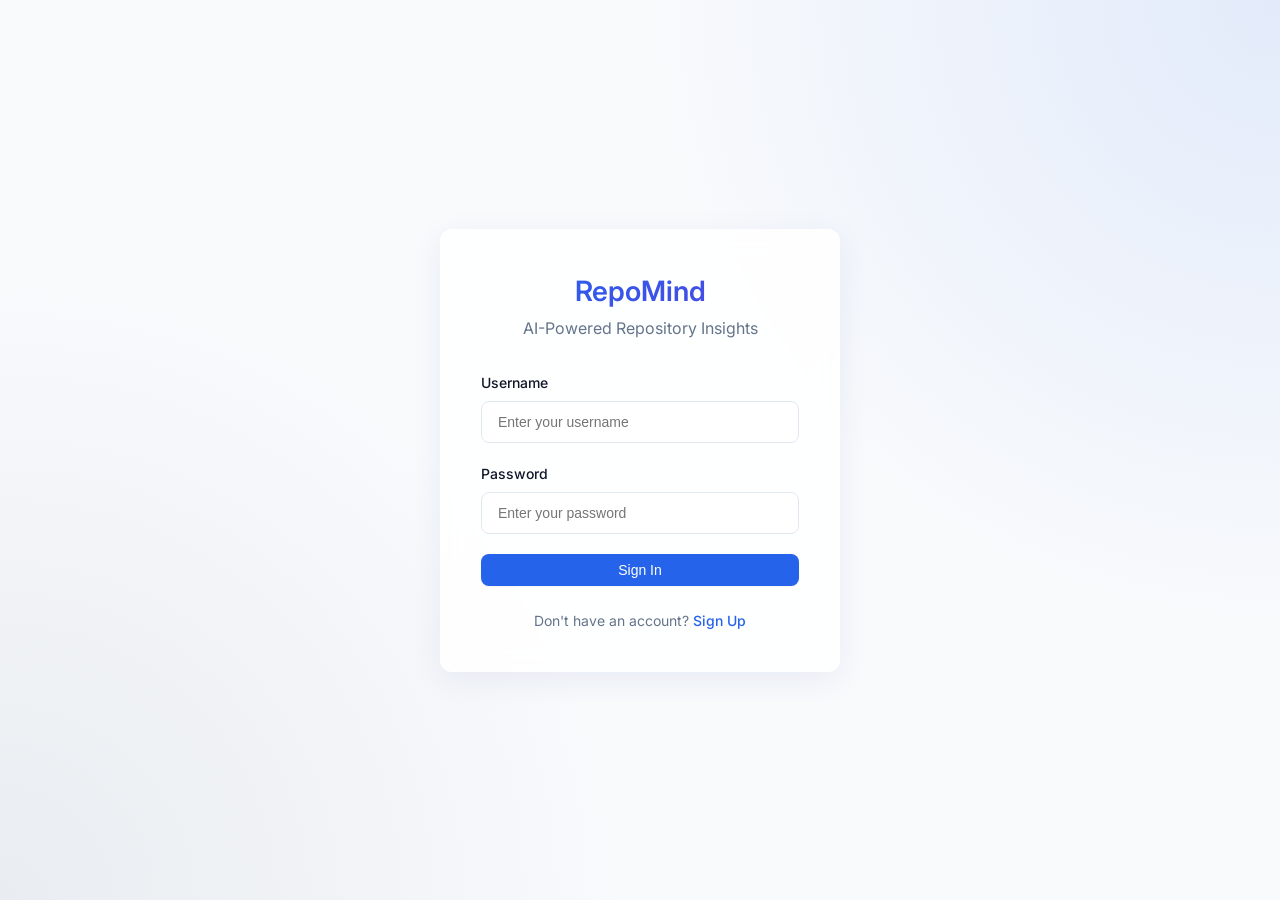
<file: Repo_Project/frontend/index.html>
<!DOCTYPE html>
<html lang="en">
<head>
  <meta charset="UTF-8">
  <meta name="viewport" content="width=device-width, initial-scale=1.0">
  <title>RepoMind - AI Repository Analyzer</title>
  <link href="https://fonts.googleapis.com/css2?family=Inter:wght@400;500;600;700&display=swap" rel="stylesheet">
  <link rel="stylesheet" href="css/style.css">
  <link rel="stylesheet" href="https://cdnjs.cloudflare.com/ajax/libs/font-awesome/6.4.0/css/all.min.css">
</head>
<body>
  
  <div class="auth-container">
    <div class="auth-card glass" id="auth-panel">
      
      <div class="auth-header">
        <h1>RepoMind</h1>
        <p>AI-Powered Repository Insights</p>
      </div>
      
      <div id="alert-box" class="alert"></div>

      <!-- Login Form -->
      <form id="login-form">
        <div class="form-group">
          <label class="form-label" for="login-username">Username</label>
          <input type="text" id="login-username" class="form-input" required placeholder="Enter your username">
        </div>
        <div class="form-group">
          <label class="form-label" for="login-password">Password</label>
          <input type="password" id="login-password" class="form-input" required placeholder="Enter your password">
        </div>
        <button type="submit" class="btn btn-primary" style="width: 100%;">Sign In</button>
        <div class="switch-auth">
          Don't have an account? <a href="#" id="show-signup">Sign Up</a>
        </div>
      </form>

      <!-- Signup Form -->
      <form id="signup-form" class="hidden">
        <div class="form-group">
          <label class="form-label" for="signup-username">Username</label>
          <input type="text" id="signup-username" class="form-input" required placeholder="Choose a username">
        </div>
        <div class="form-group">
          <label class="form-label" for="signup-password">Password</label>
          <input type="password" id="signup-password" class="form-input" required placeholder="Create a password">
        </div>
        <button type="submit" class="btn btn-primary" style="width: 100%;">Create Account</button>
        <div class="switch-auth">
          Already have an account? <a href="#" id="show-login">Sign In</a>
        </div>
      </form>

    </div>
  </div>

  <script src="js/auth.js"></script>
</body>
</html>
</file>
<file: Repo_Project/frontend/css/style.css>
:root {
  --primary-blue: #2563EB;
  --primary-blue-hover: #1D4ED8;
  --bg-color: #F8FAFC;
  --card-bg: rgba(255, 255, 255, 0.85);
  --text-main: #0F172A;
  --text-muted: #64748B;
  --border-color: #E2E8F0;
  --shadow-sm: 0 1px 2px 0 rgba(0, 0, 0, 0.05);
  --shadow-md: 0 4px 6px -1px rgba(0, 0, 0, 0.1), 0 2px 4px -1px rgba(0, 0, 0, 0.06);
  --shadow-lg: 0 10px 15px -3px rgba(0, 0, 0, 0.1), 0 4px 6px -2px rgba(0, 0, 0, 0.05);
  --glass-border: 1px solid rgba(255, 255, 255, 0.5);
  --glass-shadow: 0 8px 32px 0 rgba(31, 38, 135, 0.07);
}

* {
  box-sizing: border-box;
  margin: 0;
  padding: 0;
}

body {
  font-family: 'Inter', system-ui, -apple-system, sans-serif;
  background-color: var(--bg-color);
  color: var(--text-main);
  line-height: 1.5;
  min-height: 100vh;
  display: flex;
  flex-direction: column;
}

/* Glassmorphism Utilities */
.glass {
  background: var(--card-bg);
  backdrop-filter: blur(12px);
  -webkit-backdrop-filter: blur(12px);
  border: var(--glass-border);
  box-shadow: var(--glass-shadow);
  border-radius: 12px;
}

/* Typography */
h1, h2, h3, h4, h5, h6 {
  font-weight: 600;
  color: var(--text-main);
  margin-bottom: 0.5rem;
}

p {
  color: var(--text-muted);
  margin-bottom: 1rem;
}

/* Buttons */
.btn {
  display: inline-flex;
  align-items: center;
  justify-content: center;
  padding: 0.5rem 1rem;
  font-size: 0.875rem;
  font-weight: 500;
  border-radius: 8px;
  cursor: pointer;
  transition: all 0.2s ease;
  border: none;
  outline: none;
}

.btn-primary {
  background-color: var(--primary-blue);
  color: white;
  box-shadow: var(--shadow-sm);
}

.btn-primary:hover {
  background-color: var(--primary-blue-hover);
  transform: translateY(-1px);
  box-shadow: var(--shadow-md);
}

.btn-primary:active {
  transform: translateY(0);
}

.btn-outline {
  background-color: transparent;
  color: var(--primary-blue);
  border: 1px solid var(--primary-blue);
}

.btn-outline:hover {
  background-color: rgba(37, 99, 235, 0.05);
}

/* Forms */
.form-group {
  margin-bottom: 1.25rem;
}

.form-label {
  display: block;
  font-size: 0.875rem;
  font-weight: 500;
  margin-bottom: 0.5rem;
  color: var(--text-main);
}

.form-input {
  width: 100%;
  padding: 0.75rem 1rem;
  font-size: 0.875rem;
  border: 1px solid var(--border-color);
  border-radius: 8px;
  background-color: white;
  transition: border-color 0.2s, box-shadow 0.2s;
}

.form-input:focus {
  outline: none;
  border-color: var(--primary-blue);
  box-shadow: 0 0 0 3px rgba(37, 99, 235, 0.1);
}

/* Layout: Auth Page */
.auth-container {
  display: flex;
  align-items: center;
  justify-content: center;
  min-height: 100vh;
  width: 100%;
  padding: 2rem;
  background: radial-gradient(circle at top right, rgba(37, 99, 235, 0.1), transparent 40%),
              radial-gradient(circle at bottom left, rgba(100, 116, 139, 0.1), transparent 40%);
}

.auth-card {
  width: 100%;
  max-width: 400px;
  padding: 2.5rem;
  animation: fadeUp 0.5s ease-out;
}

.auth-header {
  text-align: center;
  margin-bottom: 2rem;
}

.auth-header h1 {
  font-size: 1.75rem;
  background: linear-gradient(135deg, var(--primary-blue), #4F46E5);
  background-clip: text;
  -webkit-background-clip: text;
  -webkit-text-fill-color: transparent;
  margin-bottom: 0.25rem;
}

.switch-auth {
  text-align: center;
  margin-top: 1.5rem;
  font-size: 0.875rem;
  color: var(--text-muted);
}

.switch-auth a {
  color: var(--primary-blue);
  font-weight: 500;
  text-decoration: none;
}

.switch-auth a:hover {
  text-decoration: underline;
}

/* Layout: Dashboard */
.app-container {
  display: flex;
  height: 100vh;
  overflow: hidden;
}

/* Sidebar */
.sidebar {
  width: 260px;
  background-color: white;
  border-right: 1px solid var(--border-color);
  display: flex;
  flex-direction: column;
  padding: 1.5rem;
  z-index: 10;
}

.brand {
  display: flex;
  align-items: center;
  gap: 0.5rem;
  margin-bottom: 2rem;
  font-size: 1.5rem;
  font-weight: 700;
  color: var(--primary-blue);
}

.modules-list {
  list-style: none;
  display: flex;
  flex-direction: column;
  gap: 0.25rem;
  flex: 1;
}

.module-item {
  display: flex;
  align-items: center;
  justify-content: space-between;
  padding: 0.75rem 1rem;
  border-radius: 8px;
  font-size: 0.875rem;
  font-weight: 500;
  color: var(--text-muted);
  cursor: pointer;
  transition: all 0.2s ease;
}

.module-item.active {
  background-color: rgba(37, 99, 235, 0.1);
  color: var(--primary-blue);
}

.module-item.locked {
  opacity: 0.6;
  cursor: not-allowed;
}

.module-item:not(.locked):hover {
  background-color: var(--bg-color);
  color: var(--text-main);
}

.module-item i {
  font-size: 1rem;
}

/* Main Content */
.main-content {
  flex: 1;
  display: flex;
  flex-direction: column;
  overflow: hidden;
  background-color: var(--bg-color);
}

.header {
  height: 64px;
  background-color: white;
  border-bottom: 1px solid var(--border-color);
  display: flex;
  align-items: center;
  justify-content: flex-end;
  padding: 0 2rem;
}

.scrollable-content {
  flex: 1;
  overflow-y: auto;
  padding: 2rem;
}

/* Dashboard Input Area */
.input-section {
  display: grid;
  grid-template-columns: 1fr 1fr;
  gap: 1.5rem;
  margin-bottom: 2rem;
}

.input-card {
  padding: 1.5rem;
  text-align: center;
  border: 1px dashed var(--border-color);
  background-color: white;
  border-radius: 12px;
  transition: all 0.2s ease;
}

.input-card:hover {
  border-color: var(--primary-blue);
  box-shadow: var(--shadow-sm);
}

/* Stats Overview */
.stats-grid {
  display: grid;
  grid-template-columns: repeat(3, 1fr);
  gap: 1.5rem;
  margin-bottom: 2rem;
}

.stat-card {
  padding: 1.5rem;
  background-color: white;
  border-radius: 12px;
  box-shadow: var(--shadow-sm);
  display: flex;
  flex-direction: column;
}

.stat-value {
  font-size: 2rem;
  font-weight: 700;
  color: var(--primary-blue);
  margin-top: 0.5rem;
}

/* Analysis Layout */
.analysis-layout {
  display: grid;
  grid-template-columns: 1fr 2fr;
  gap: 1.5rem;
  height: calc(100vh - 350px);
  min-height: 500px;
}

.tree-container {
  background: white;
  border-radius: 12px;
  padding: 1.5rem;
  overflow-y: auto;
  box-shadow: var(--shadow-sm);
  border: 1px solid var(--border-color);
}

.tree-item {
  padding: 0.25rem 0;
  cursor: pointer;
  display: flex;
  align-items: center;
  font-size: 0.875rem;
}
.tree-item:hover {
  color: var(--primary-blue);
}
.tree-item i {
  margin-right: 0.5rem;
  color: var(--text-muted);
}
.tree-children {
  padding-left: 1.5rem;
  border-left: 1px solid var(--border-color);
  margin-left: 0.25rem;
}

.explanation-container {
  background: white;
  border-radius: 12px;
  padding: 1.5rem;
  overflow-y: auto;
  box-shadow: var(--shadow-sm);
  border: 1px solid var(--border-color);
}

.markdown-body {
  font-size: 0.95rem;
  line-height: 1.6;
}

.markdown-body h1, .markdown-body h2, .markdown-body h3 {
  margin-top: 1.5rem;
  margin-bottom: 1rem;
  border-bottom: 1px solid var(--border-color);
  padding-bottom: 0.3rem;
}

.markdown-body pre {
  background-color: #f6f8fa;
  padding: 1rem;
  border-radius: 6px;
  overflow-x: auto;
  margin-bottom: 1rem;
}

.markdown-body code {
  font-family: monospace;
  background-color: rgba(175, 184, 193, 0.2);
  padding: 0.2em 0.4em;
  border-radius: 4px;
}

/* Loaders and Alerts */
.spinner {
  border: 4px solid rgba(0, 0, 0, 0.1);
  width: 36px;
  height: 36px;
  border-radius: 50%;
  border-left-color: var(--primary-blue);
  animation: spin 1s linear infinite;
  margin: 1rem auto;
}

.alert {
  padding: 1rem;
  border-radius: 8px;
  margin-bottom: 1rem;
  font-size: 0.875rem;
  display: none;
}
.alert.error {
  background-color: #FEE2E2;
  color: #991B1B;
  display: block;
}
.alert.success {
  background-color: #DCFCE7;
  color: #166534;
  display: block;
}

.hidden {
  display: none !important;
}

/* Chat Layout (Module 2) */
.chat-layout {
  display: flex;
  flex-direction: column;
  height: calc(100vh - 250px);
  min-height: 500px;
  background: white;
  border-radius: 12px;
  box-shadow: var(--shadow-sm);
  border: 1px solid var(--border-color);
  overflow: hidden;
}

.chat-history {
  flex: 1;
  padding: 1.5rem;
  overflow-y: auto;
  display: flex;
  flex-direction: column;
  gap: 1.5rem;
  background-color: #fafbfc;
}

.chat-message {
  display: flex;
  flex-direction: column;
  max-width: 85%;
}

.chat-message.user {
  align-self: flex-end;
  background-color: var(--primary-blue);
  color: white;
  padding: 1rem 1.25rem;
  border-radius: 16px 16px 0 16px;
  box-shadow: var(--shadow-sm);
}
.chat-message.user p { color: white; margin: 0; }

.chat-message.ai {
  align-self: flex-start;
  background-color: white;
  color: var(--text-main);
  padding: 1.25rem;
  border-radius: 16px 16px 16px 0;
  border: 1px solid var(--border-color);
  box-shadow: var(--shadow-sm);
}

.chat-input-area {
  padding: 1.25rem;
  background: white;
  border-top: 1px solid var(--border-color);
  display: flex;
  gap: 1rem;
}

.chat-input {
  flex: 1;
  padding: 1rem;
  border-radius: 8px;
  border: 1px solid var(--border-color);
  font-family: inherit;
  font-size: 0.95rem;
  resize: none;
  background-color: #F8FAFC;
  transition: all 0.2s;
}

.chat-input:focus {
  outline: none;
  border-color: var(--primary-blue);
  background-color: white;
  box-shadow: 0 0 0 3px rgba(37, 99, 235, 0.1);
}

.btn-send {
  display: flex;
  align-items: center;
  justify-content: center;
  width: 50px;
  height: 50px;
  border-radius: 50%;
  background-color: var(--primary-blue);
  color: white;
  border: none;
  cursor: pointer;
  box-shadow: var(--shadow-md);
  transition: all 0.2s ease;
}

.btn-send:hover {
  background-color: var(--primary-blue-hover);
  transform: translateY(-2px);
}

/* Animations */
@keyframes fadeUp {
  from { opacity: 0; transform: translateY(20px); }
  to { opacity: 1; transform: translateY(0); }
}

@keyframes spin {
  0% { transform: rotate(0deg); }
  100% { transform: rotate(360deg); }
}
</file>
